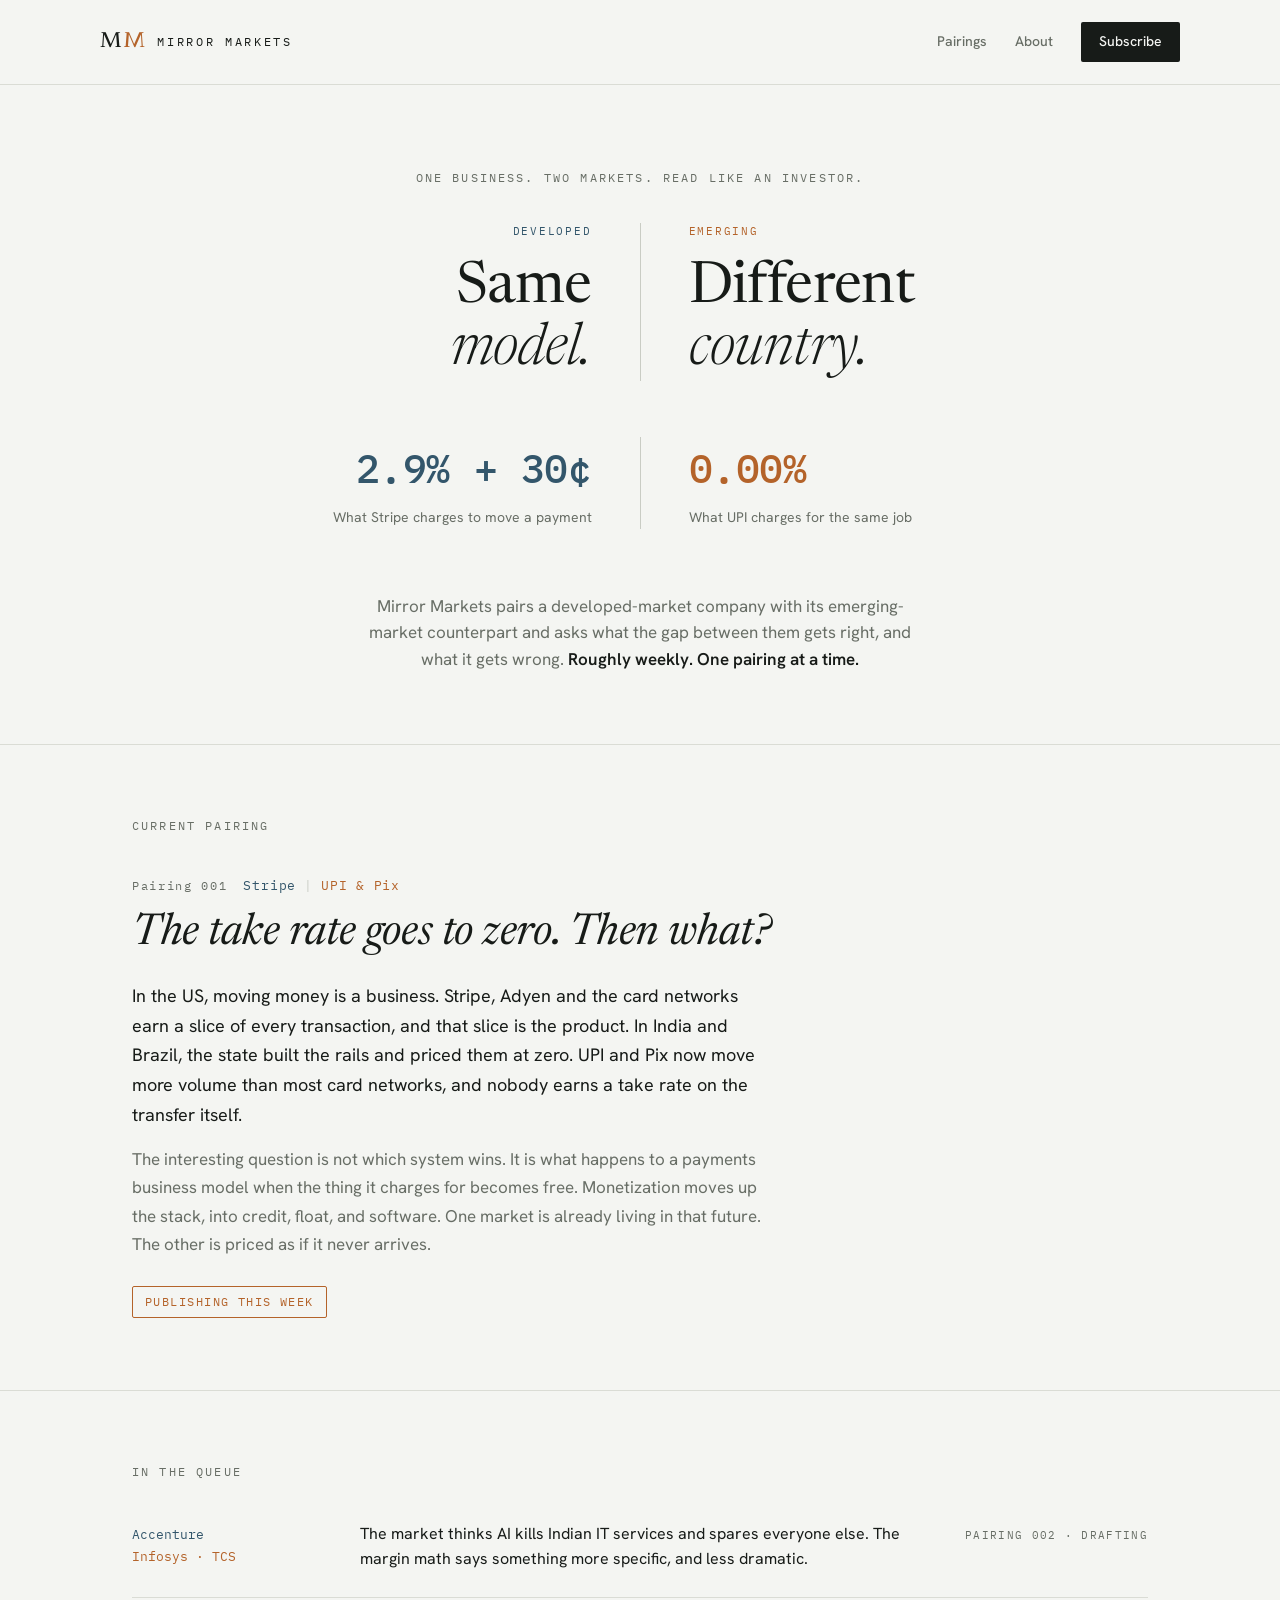
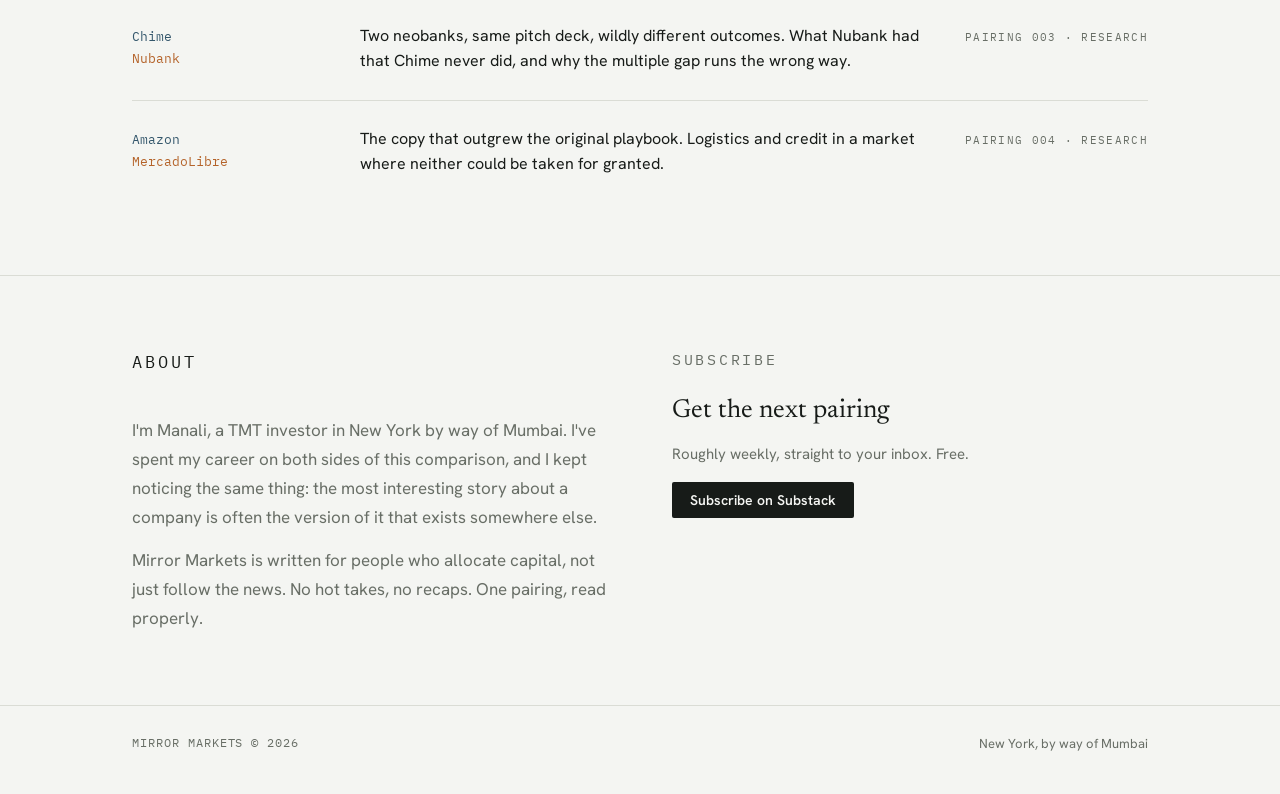
<file: index.html>
﻿<!DOCTYPE html>
<html lang="en">
<head>
<meta charset="UTF-8">
<meta name="viewport" content="width=device-width, initial-scale=1.0">
<title>Mirror Markets</title>
<meta name="description" content="Mirror Markets pairs a developed-market company with its emerging-market counterpart and reads the comparison like an investor. Same model, different country, and what the valuation gap gets right or wrong.">
<meta name="theme-color" content="#F4F5F2">

<link rel="canonical" href="https://mmbjain26-cyber.github.io/mirror-markets/">
<meta property="og:type" content="website">
<meta property="og:site_name" content="Mirror Markets">
<meta property="og:title" content="Mirror Markets">
<meta property="og:description" content="One business. Two markets. Read like an investor. Roughly weekly, one pairing at a time.">
<meta property="og:url" content="https://mmbjain26-cyber.github.io/mirror-markets/">
<meta property="og:image" content="https://mmbjain26-cyber.github.io/mirror-markets/assets/og.png">
<meta property="og:image:width" content="1200">
<meta property="og:image:height" content="630">
<meta name="twitter:card" content="summary_large_image">
<meta name="twitter:title" content="Mirror Markets">
<meta name="twitter:description" content="One business. Two markets. Read like an investor. Roughly weekly, one pairing at a time.">
<meta name="twitter:image" content="https://mmbjain26-cyber.github.io/mirror-markets/assets/og.png">

<link rel="icon" href="favicon.svg" type="image/svg+xml">
<link rel="apple-touch-icon" href="apple-touch-icon.png">

<link rel="preconnect" href="https://fonts.googleapis.com">
<link rel="preconnect" href="https://fonts.gstatic.com" crossorigin>
<link href="https://fonts.googleapis.com/css2?family=Newsreader:ital,opsz,wght@0,6..72,300;0,6..72,400;0,6..72,500;1,6..72,300;1,6..72,400&family=Hanken+Grotesk:wght@400;500;600&family=IBM+Plex+Mono:wght@400;500&display=swap" rel="stylesheet">
<link rel="stylesheet" href="css/site.css">
</head>
<body>

<header>
  <div class="wrap nav">
    <a class="mark" href="#top" aria-label="Mirror Markets home">
      <span class="mm" aria-hidden="true">M<span class="flip">M</span></span>
      <span class="wordmark">Mirror&nbsp;Markets</span>
    </a>
    <nav class="nav-links">
      <a href="#pairings">Pairings</a>
      <a href="#about">About</a>
      <a class="btn" href="https://mirrormarkets.substack.com/subscribe">Subscribe</a>
    </nav>
  </div>
</header>

<main id="top">

  <!-- HERO -->
  <div class="hero wrap">
    <h1 class="sr-only">Mirror Markets. Same model. Different country.</h1>
    <p class="eyebrow">One business. Two markets. Read like an investor.</p>

    <div class="split">
      <div class="half left">
        <span class="side-label">Developed</span>
        <p class="display">Same<br><em>model.</em></p>
      </div>
      <div class="seam" aria-hidden="true"></div>
      <div class="half right">
        <span class="side-label">Emerging</span>
        <p class="display">Different<br><em>country.</em></p>
      </div>
    </div>

    <div class="hero-stat">
      <div class="stat-half left">
        <div class="stat-num">2.9% + 30&cent;</div>
        <p class="stat-caption">What Stripe charges to move a payment</p>
      </div>
      <div class="seam" aria-hidden="true" style="animation-delay:.3s"></div>
      <div class="stat-half right">
        <div class="stat-num">0.00%</div>
        <p class="stat-caption">What UPI charges for the same job</p>
      </div>
    </div>

    <p class="hero-sub">Mirror Markets pairs a developed-market company with its emerging-market counterpart and asks what the gap between them gets right, and what it gets wrong. <strong>Roughly weekly. One pairing at a time.</strong></p>
  </div>

  <!-- LEAD PAIRING
       When Pairing 001 publishes: wrap the h2 text in
       <a href="pairings/001-stripe-upi-pix.html">...</a>
       and change the status tag text (or remove it). -->
  <section class="lead" id="pairings">
    <div class="wrap">
      <p class="sec-label">Current pairing</p>
      <div class="lead-head">
        <span class="issue">Pairing 001</span>
        <span class="pair-line"><span class="a">Stripe</span><span class="sep">|</span><span class="b">UPI &amp; Pix</span></span>
      </div>
      <h2>The take rate goes to zero. Then what?</h2>
      <p class="lede">In the US, moving money is a business. Stripe, Adyen and the card networks earn a slice of every transaction, and that slice is the product. In India and Brazil, the state built the rails and priced them at zero. UPI and Pix now move more volume than most card networks, and nobody earns a take rate on the transfer itself.</p>
      <p class="lede">The interesting question is not which system wins. It is what happens to a payments business model when the thing it charges for becomes free. Monetization moves up the stack, into credit, float, and software. One market is already living in that future. The other is priced as if it never arrives.</p>
      <span class="status">Publishing this week</span>
    </div>
  </section>

  <!-- QUEUE
       Unpublished row:  <div class="row"> ... </div>
       Published row:    <a class="row" href="pairings/00X-slug.html"> ... </a>
       The markup inside stays the same either way. -->
  <section>
    <div class="wrap">
      <p class="sec-label">In the queue</p>
      <div class="queue">

        <div class="row">
          <div class="names"><span class="a">Accenture</span><br><span class="b">Infosys &middot; TCS</span></div>
          <p class="thesis">The market thinks AI kills Indian IT services and spares everyone else. The margin math says something more specific, and less dramatic.</p>
          <span class="tag">Pairing 002 &middot; Drafting</span>
        </div>

        <div class="row">
          <div class="names"><span class="a">Chime</span><br><span class="b">Nubank</span></div>
          <p class="thesis">Two neobanks, same pitch deck, wildly different outcomes. What Nubank had that Chime never did, and why the multiple gap runs the wrong way.</p>
          <span class="tag">Pairing 003 &middot; Research</span>
        </div>

        <div class="row">
          <div class="names"><span class="a">Amazon</span><br><span class="b">MercadoLibre</span></div>
          <p class="thesis">The copy that outgrew the original playbook. Logistics and credit in a market where neither could be taken for granted.</p>
          <span class="tag">Pairing 004 &middot; Research</span>
        </div>

      </div>
    </div>
  </section>

  <!-- ABOUT + SUBSCRIBE -->
  <section id="about">
    <div class="wrap about-grid">
      <div class="about">
        <p class="sec-label">About</p>
        <p>I'm Manali, a TMT investor in New York by way of Mumbai. I've spent my career on both sides of this comparison, and I kept noticing the same thing: the most interesting story about a company is often the version of it that exists somewhere else.</p>
        <p>Mirror Markets is written for people who allocate capital, not just follow the news. No hot takes, no recaps. One pairing, read properly.</p>
      </div>
      <div class="sub-card">
        <p class="sec-label">Subscribe</p>
        <h3>Get the next pairing</h3>
        <p>Roughly weekly, straight to your inbox. Free.</p>
        <a class="btn" href="https://mirrormarkets.substack.com/subscribe">Subscribe on Substack</a>
      </div>
    </div>
  </section>

</main>

<footer>
  <div class="wrap foot">
    <span class="mono">MIRROR&nbsp;MARKETS &copy; 2026</span>
    <span>New York, by way of Mumbai</span>
  </div>
</footer>

</body>
</html>
</file>
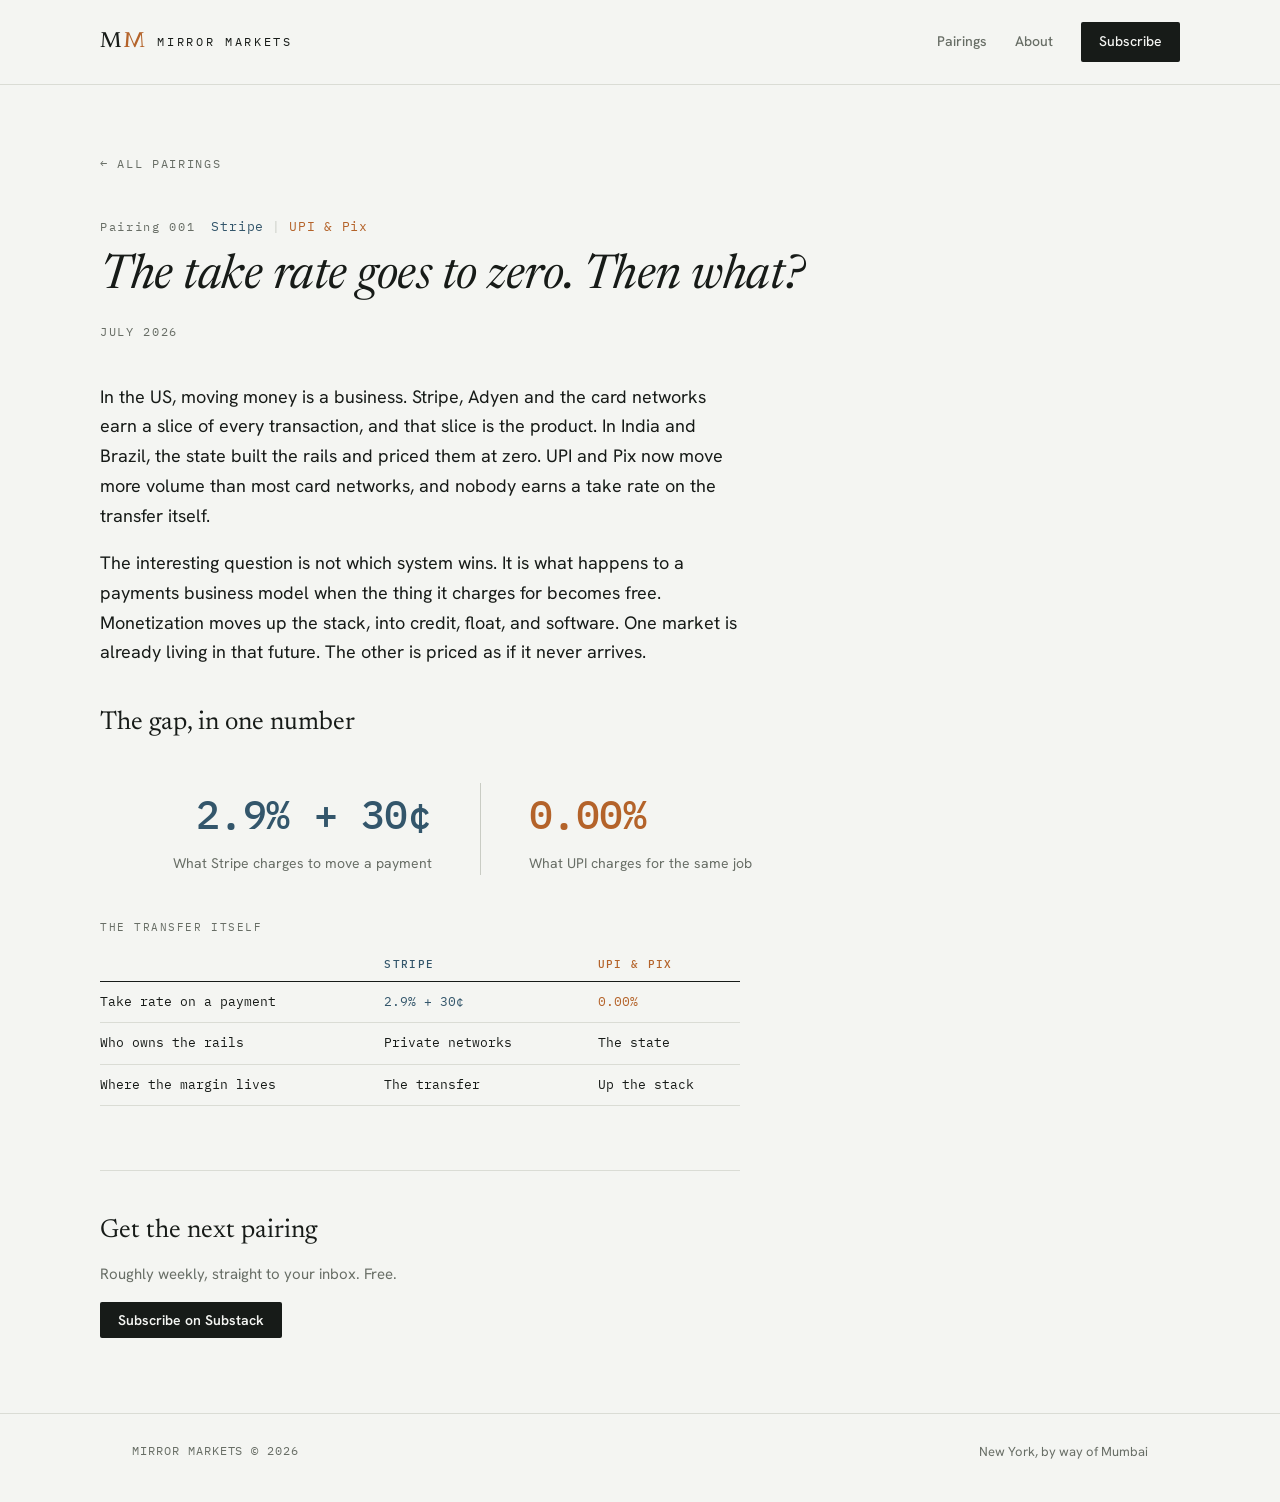
<file: pairings/001-stripe-upi-pix.html>
﻿<!DOCTYPE html>
<html lang="en">
<head>
<meta charset="UTF-8">
<meta name="viewport" content="width=device-width, initial-scale=1.0">
<title>The take rate goes to zero. Then what? &middot; Mirror Markets</title>
<meta name="description" content="Pairing 001: Stripe vs UPI and Pix. What happens to a payments business model when the thing it charges for becomes free.">
<meta name="theme-color" content="#F4F5F2">

<link rel="canonical" href="https://mmbjain26-cyber.github.io/mirror-markets/pairings/001-stripe-upi-pix.html">
<meta property="og:type" content="article">
<meta property="og:site_name" content="Mirror Markets">
<meta property="og:title" content="The take rate goes to zero. Then what?">
<meta property="og:description" content="Pairing 001: Stripe vs UPI and Pix. What happens to a payments business model when the thing it charges for becomes free.">
<meta property="og:url" content="https://mmbjain26-cyber.github.io/mirror-markets/pairings/001-stripe-upi-pix.html">
<meta property="og:image" content="https://mmbjain26-cyber.github.io/mirror-markets/assets/og.png">
<meta property="og:image:width" content="1200">
<meta property="og:image:height" content="630">
<meta name="twitter:card" content="summary_large_image">
<meta name="twitter:title" content="The take rate goes to zero. Then what?">
<meta name="twitter:description" content="Pairing 001: Stripe vs UPI and Pix. What happens to a payments business model when the thing it charges for becomes free.">
<meta name="twitter:image" content="https://mmbjain26-cyber.github.io/mirror-markets/assets/og.png">

<link rel="icon" href="../favicon.svg" type="image/svg+xml">
<link rel="apple-touch-icon" href="../apple-touch-icon.png">

<link rel="preconnect" href="https://fonts.googleapis.com">
<link rel="preconnect" href="https://fonts.gstatic.com" crossorigin>
<link href="https://fonts.googleapis.com/css2?family=Newsreader:ital,opsz,wght@0,6..72,300;0,6..72,400;0,6..72,500;1,6..72,300;1,6..72,400&family=Hanken+Grotesk:wght@400;500;600&family=IBM+Plex+Mono:wght@400;500&display=swap" rel="stylesheet">
<link rel="stylesheet" href="../css/site.css">
</head>
<body>

<header>
  <div class="wrap nav">
    <a class="mark" href="../index.html" aria-label="Mirror Markets home">
      <span class="mm" aria-hidden="true">M<span class="flip">M</span></span>
      <span class="wordmark">Mirror&nbsp;Markets</span>
    </a>
    <nav class="nav-links">
      <a href="../index.html#pairings">Pairings</a>
      <a href="../index.html#about">About</a>
      <a class="btn" href="https://mirrormarkets.substack.com/subscribe">Subscribe</a>
    </nav>
  </div>
</header>

<main>
  <article class="article wrap">

    <a class="back" href="../index.html#pairings">&larr; All pairings</a>

    <div class="article-head">
      <div class="lead-head">
        <span class="issue">Pairing 001</span>
        <span class="pair-line"><span class="a">Stripe</span><span class="sep">|</span><span class="b">UPI &amp; Pix</span></span>
      </div>
      <h1 class="headline">The take rate goes to zero. Then what?</h1>
      <!-- Set the real date when this publishes. -->
      <p class="dateline">July 2026</p>
    </div>

    <div class="prose">
      <p>In the US, moving money is a business. Stripe, Adyen and the card networks earn a slice of every transaction, and that slice is the product. In India and Brazil, the state built the rails and priced them at zero. UPI and Pix now move more volume than most card networks, and nobody earns a take rate on the transfer itself.</p>
      <p>The interesting question is not which system wins. It is what happens to a payments business model when the thing it charges for becomes free. Monetization moves up the stack, into credit, float, and software. One market is already living in that future. The other is priced as if it never arrives.</p>

      <!-- ================================================================
           ARTICLE BODY GOES HERE.
           The two paragraphs above are the lede from the homepage.
           Write in plain <p> tags. Use <h2> for section breaks.
           Components you can drop in anywhere inside or after .prose:

           1. Paired stat (same seam treatment as the hero):
              see the .stat-block below.

           2. Data table (mono font, hairline rules):
              see the .data-table below. Add class="num" to a th/td
              to right-align numbers, class="col-a" / class="col-b"
              to color a cell in the developed / emerging accent.
           ================================================================ -->

      <h2>The gap, in one number</h2>
    </div>

    <div class="stat-block">
      <div class="stat-half left">
        <div class="stat-num">2.9% + 30&cent;</div>
        <p class="stat-caption">What Stripe charges to move a payment</p>
      </div>
      <div class="seam" aria-hidden="true"></div>
      <div class="stat-half right">
        <div class="stat-num">0.00%</div>
        <p class="stat-caption">What UPI charges for the same job</p>
      </div>
    </div>

    <!-- PLACEHOLDER TABLE: this exists to show the component.
         The rows below restate framing from the lede, not researched data.
         Replace with your own numbers before publishing. -->
    <table class="data-table">
      <caption>The transfer itself</caption>
      <thead>
        <tr>
          <th></th>
          <th class="col-a">Stripe</th>
          <th class="col-b">UPI &amp; Pix</th>
        </tr>
      </thead>
      <tbody>
        <tr>
          <td>Take rate on a payment</td>
          <td class="col-a">2.9% + 30&cent;</td>
          <td class="col-b">0.00%</td>
        </tr>
        <tr>
          <td>Who owns the rails</td>
          <td>Private networks</td>
          <td>The state</td>
        </tr>
        <tr>
          <td>Where the margin lives</td>
          <td>The transfer</td>
          <td>Up the stack</td>
        </tr>
      </tbody>
    </table>

    <div class="article-end">
      <h3>Get the next pairing</h3>
      <p>Roughly weekly, straight to your inbox. Free.</p>
      <a class="btn" href="https://mirrormarkets.substack.com/subscribe">Subscribe on Substack</a>
    </div>

  </article>
</main>

<footer>
  <div class="wrap foot">
    <span class="mono">MIRROR&nbsp;MARKETS &copy; 2026</span>
    <span>New York, by way of Mumbai</span>
  </div>
</footer>

</body>
</html>
</file>
<file: css/site.css>
/* ============================================================
   Mirror Markets · shared stylesheet
   Palette, type, and the seam are fixed. Don't redesign here.
   ============================================================ */

:root{
  --paper:#F4F5F2;
  --ink:#171B18;
  --muted:#686E66;
  --hairline:#DADCD5;
  --developed:#33566B;
  --emerging:#B4632A;
  --seam:#C9CCC4;
  --max:1080px;
}
*{margin:0;padding:0;box-sizing:border-box}
html{scroll-behavior:smooth}
body{
  background:var(--paper);
  color:var(--ink);
  font-family:'Hanken Grotesk',sans-serif;
  font-size:17px;
  line-height:1.55;
  -webkit-font-smoothing:antialiased;
}
a{color:inherit;text-decoration:none}
.wrap{max-width:var(--max);margin:0 auto;padding:0 32px}
.sr-only{
  position:absolute;width:1px;height:1px;padding:0;margin:-1px;
  overflow:hidden;clip:rect(0 0 0 0);white-space:nowrap;border:0;
}

/* ---------- header ---------- */
header{
  border-bottom:1px solid var(--hairline);
}
.nav{
  display:flex;align-items:center;justify-content:space-between;
  padding:22px 0;
}
.mark{display:flex;align-items:center;gap:12px}
.mark:focus-visible{outline:2px solid var(--developed);outline-offset:4px}
.mm{
  font-family:'Newsreader',serif;font-weight:500;font-size:22px;
  letter-spacing:0.01em;display:flex;align-items:baseline;gap:1px;
}
.mm .flip{display:inline-block;transform:scaleX(-1);color:var(--emerging)}
.wordmark{
  font-family:'IBM Plex Mono',monospace;font-size:12px;letter-spacing:0.22em;
  text-transform:uppercase;color:var(--ink);
}
.nav-links{display:flex;gap:28px;align-items:center}
.nav-links a{
  font-size:14px;font-weight:500;color:var(--muted);
  transition:color .15s ease;
}
.nav-links a:hover,.nav-links a:focus-visible{color:var(--ink)}
.nav-links a:focus-visible{outline:2px solid var(--developed);outline-offset:4px}
.btn{
  font-size:14px;font-weight:600;color:var(--paper)!important;
  background:var(--ink);padding:9px 18px;border-radius:2px;
  transition:opacity .15s ease;
}
.btn:hover{opacity:.85}
.btn:focus-visible{outline:2px solid var(--developed);outline-offset:3px}

/* ---------- seam (shared) ---------- */
.seam{background:var(--seam);width:1px;height:100%}

/* ---------- hero ---------- */
.hero{padding:84px 0 72px;position:relative}
.eyebrow{
  font-family:'IBM Plex Mono',monospace;font-size:12px;letter-spacing:0.18em;
  text-transform:uppercase;color:var(--muted);margin-bottom:36px;text-align:center;
}
.split{
  display:grid;grid-template-columns:1fr 1px 1fr;align-items:stretch;
}
/* the one load animation lives on the homepage hero only */
.hero .seam{transform-origin:top;animation:draw .9s ease .1s both}
@keyframes draw{from{transform:scaleY(0)}to{transform:scaleY(1)}}
.half{padding:0 48px}
.hero .half{animation:settle .7s ease .5s both}
.half.left{text-align:right}
.half.right{text-align:left}
@keyframes settle{from{opacity:0;transform:translateY(8px)}to{opacity:1;transform:none}}
.half .display{
  font-family:'Newsreader',serif;font-weight:400;
  font-size:clamp(38px,5.4vw,58px);line-height:1.06;letter-spacing:-0.01em;
}
.half .display em{font-style:italic;font-weight:300}
.half .side-label{
  font-family:'IBM Plex Mono',monospace;font-size:11px;letter-spacing:0.16em;
  text-transform:uppercase;margin-bottom:18px;display:block;
}
.left .side-label{color:var(--developed)}
.right .side-label{color:var(--emerging)}

/* paired stat: used in the hero and inside articles */
.hero-stat,
.stat-block{
  display:grid;grid-template-columns:1fr 1px 1fr;align-items:stretch;
}
.hero-stat{margin-top:56px}
.stat-block{margin:44px 0;max-width:760px}
.stat-half{padding:0 48px}
.hero .stat-half{animation:settle .7s ease .7s both}
.stat-half.left{text-align:right}
.stat-num{
  font-family:'IBM Plex Mono',monospace;font-size:clamp(26px,3.4vw,40px);
  font-weight:500;letter-spacing:-0.01em;
}
.stat-half.left .stat-num{color:var(--developed)}
.stat-half.right .stat-num{color:var(--emerging)}
.stat-caption{font-size:14px;color:var(--muted);margin-top:8px}

.hero-sub{
  text-align:center;max-width:560px;margin:64px auto 0;
  font-size:17px;color:var(--muted);
}
.hero .hero-sub{animation:settle .7s ease .9s both}
.hero-sub strong{color:var(--ink);font-weight:600}

/* ---------- section shell ---------- */
section{border-top:1px solid var(--hairline);padding:72px 0}
.sec-label{
  font-family:'IBM Plex Mono',monospace;font-size:12px;letter-spacing:0.18em;
  text-transform:uppercase;color:var(--muted);margin-bottom:40px;
}

/* ---------- lead pairing ---------- */
.lead-head{display:flex;align-items:baseline;gap:16px;flex-wrap:wrap;margin-bottom:10px}
.issue{
  font-family:'IBM Plex Mono',monospace;font-size:12px;letter-spacing:0.14em;
  color:var(--muted);
}
.pair-line{
  font-family:'IBM Plex Mono',monospace;font-size:13px;letter-spacing:0.06em;
}
.pair-line .a{color:var(--developed)}
.pair-line .b{color:var(--emerging)}
.pair-line .sep{color:var(--seam);margin:0 8px}
.lead h2{
  font-family:'Newsreader',serif;font-weight:400;font-style:italic;
  font-size:clamp(30px,4vw,44px);line-height:1.12;letter-spacing:-0.01em;
  margin:14px 0 22px;max-width:760px;
}
.lead h2 a:hover,.lead h2 a:focus-visible{text-decoration:underline;text-underline-offset:5px;text-decoration-thickness:1px}
.lead h2 a:focus-visible{outline:2px solid var(--developed);outline-offset:4px}
.lede{max-width:640px;font-size:18px;line-height:1.65;color:var(--ink)}
.lede + .lede{margin-top:16px;color:var(--muted);font-size:17px}
.status{
  display:inline-block;margin-top:28px;
  font-family:'IBM Plex Mono',monospace;font-size:12px;letter-spacing:0.12em;
  text-transform:uppercase;color:var(--emerging);
  border:1px solid var(--emerging);border-radius:2px;padding:6px 12px;
}

/* ---------- queue ----------
   A row is a <div class="row"> while unpublished.
   When a pairing ships, change it to <a class="row" href="pairings/...">
   and nothing else; the layout is identical for both. */
.queue .row{
  display:grid;grid-template-columns:200px 1fr auto;gap:28px;align-items:baseline;
  padding:26px 0;border-top:1px solid var(--hairline);
}
.queue .row:first-child{border-top:none;padding-top:0}
.row .names{font-family:'IBM Plex Mono',monospace;font-size:13px;line-height:1.7}
.row .names .a{color:var(--developed)}
.row .names .b{color:var(--emerging)}
.row .thesis{font-size:16px;color:var(--ink);max-width:560px}
.row .tag{
  font-family:'IBM Plex Mono',monospace;font-size:11px;letter-spacing:0.12em;
  text-transform:uppercase;color:var(--muted);white-space:nowrap;
}
a.row:hover .thesis,a.row:focus-visible .thesis{
  text-decoration:underline;text-underline-offset:3px;text-decoration-thickness:1px;
}
a.row:focus-visible{outline:2px solid var(--developed);outline-offset:6px}

/* ---------- about ---------- */
.about-grid{display:grid;grid-template-columns:1fr 1fr;gap:64px}
.about p{font-size:17px;line-height:1.7;color:var(--ink)}
.about p + p{margin-top:14px;color:var(--muted)}
.sub-card h3{
  font-family:'Newsreader',serif;font-weight:400;font-size:26px;margin-bottom:12px;
}
.sub-card p{font-size:15px;color:var(--muted);margin-bottom:20px;max-width:380px}

/* ---------- footer ---------- */
footer{border-top:1px solid var(--hairline);padding:28px 0 40px}
.foot{display:flex;justify-content:space-between;align-items:center;flex-wrap:wrap;gap:12px}
.foot span{font-size:13px;color:var(--muted)}
.foot .mono{font-family:'IBM Plex Mono',monospace;font-size:12px;letter-spacing:0.08em}

/* ============================================================
   Article pages
   ============================================================ */
.article{padding:64px 0 80px}
.back{
  display:inline-block;margin-bottom:44px;
  font-family:'IBM Plex Mono',monospace;font-size:12px;letter-spacing:0.14em;
  text-transform:uppercase;color:var(--muted);
  transition:color .15s ease;
}
.back:hover,.back:focus-visible{color:var(--ink)}
.back:focus-visible{outline:2px solid var(--developed);outline-offset:4px}
.article-head{margin-bottom:40px}
.article-head .headline{
  font-family:'Newsreader',serif;font-weight:400;font-style:italic;
  font-size:clamp(32px,4.6vw,48px);line-height:1.12;letter-spacing:-0.01em;
  margin:14px 0 18px;max-width:760px;
}
.dateline{
  font-family:'IBM Plex Mono',monospace;font-size:12px;letter-spacing:0.14em;
  text-transform:uppercase;color:var(--muted);
}

/* prose column */
.prose{max-width:640px}
.prose p{font-size:18px;line-height:1.65;margin-bottom:18px}
.prose h2{
  font-family:'Newsreader',serif;font-weight:400;font-size:26px;
  line-height:1.25;margin:40px 0 14px;
}
.prose a{
  text-decoration:underline;text-underline-offset:3px;
  text-decoration-thickness:1px;text-decoration-color:var(--seam);
}
.prose a:hover,.prose a:focus-visible{text-decoration-color:var(--ink)}
.prose strong{font-weight:600}
.prose em{font-family:'Newsreader',serif;font-size:1.03em}

/* data tables: mono, hairlines, numbers right-aligned */
.data-table{
  width:100%;max-width:640px;border-collapse:collapse;
  margin:36px 0;font-family:'IBM Plex Mono',monospace;font-size:13px;
}
.data-table caption{
  text-align:left;font-size:11px;letter-spacing:0.14em;text-transform:uppercase;
  color:var(--muted);padding-bottom:12px;
}
.data-table th{
  text-align:left;font-weight:500;font-size:11px;letter-spacing:0.12em;
  text-transform:uppercase;color:var(--muted);
  border-bottom:1px solid var(--ink);padding:8px 16px 8px 0;
}
.data-table td{
  padding:10px 16px 10px 0;border-bottom:1px solid var(--hairline);
  vertical-align:top;
}
.data-table th:last-child,.data-table td:last-child{padding-right:0}
.data-table .num{text-align:right}
.data-table .col-a{color:var(--developed)}
.data-table .col-b{color:var(--emerging)}

/* end-of-article subscribe nudge */
.article-end{
  border-top:1px solid var(--hairline);margin-top:64px;padding-top:40px;
  max-width:640px;
}
.article-end h3{
  font-family:'Newsreader',serif;font-weight:400;font-size:26px;margin-bottom:12px;
}
.article-end p{font-size:15px;color:var(--muted);margin-bottom:20px;max-width:380px}

/* ---------- responsive ---------- */
@media (max-width:760px){
  .wrap{padding:0 20px}
  .split,.hero-stat,.stat-block{grid-template-columns:1fr}
  .seam{width:56px;height:1px;margin:28px auto}
  .hero .seam{transform-origin:left}
  .half,.stat-half{padding:0;text-align:center!important}
  .stat-half.right{margin-top:24px}
  .queue .row{grid-template-columns:1fr;gap:8px}
  .about-grid{grid-template-columns:1fr;gap:44px}
  .hero{padding:56px 0 48px}
  .article{padding:44px 0 64px}
}
@media (max-width:480px){
  /* the MM mark carries the logo alone on small screens */
  .wordmark{display:none}
  .nav-links{gap:18px}
}
@media (prefers-reduced-motion:reduce){
  .hero .seam,.hero .half,.hero .stat-half,.hero .hero-sub{animation:none}
}
</file>
